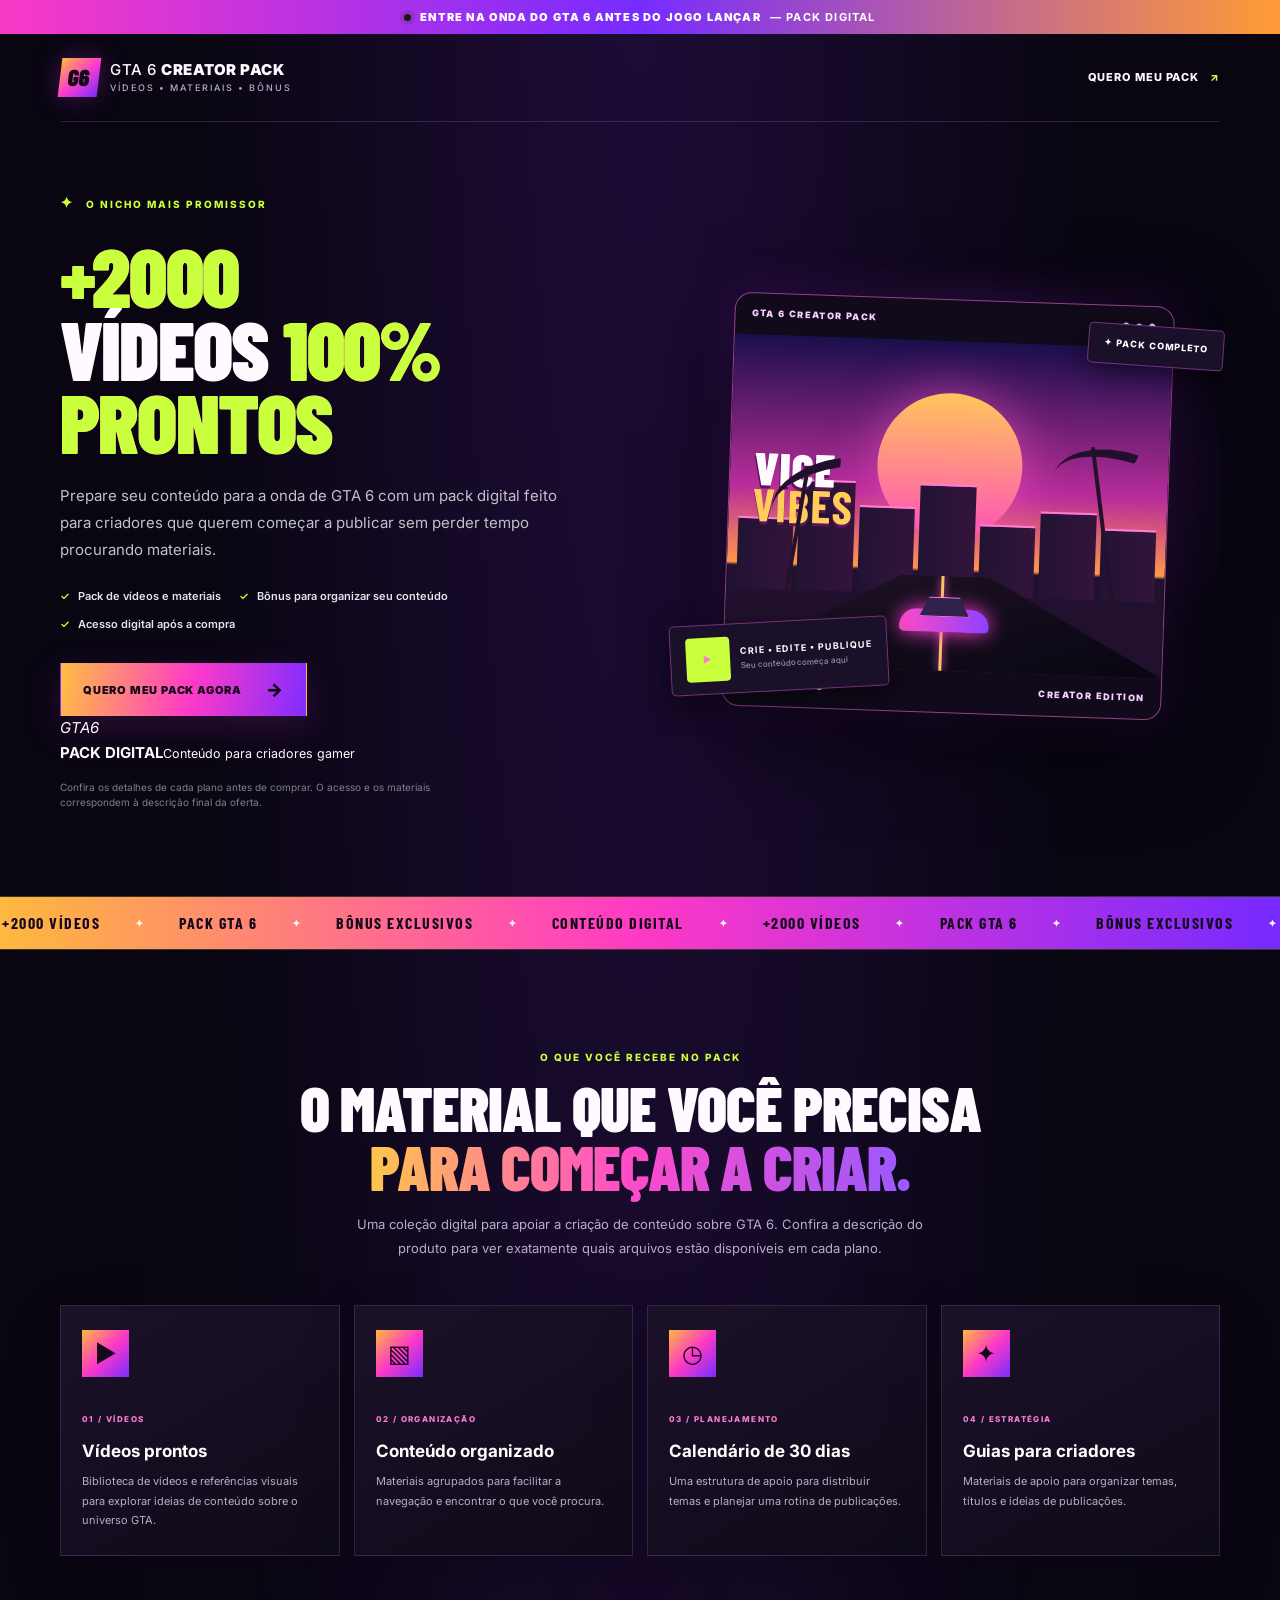
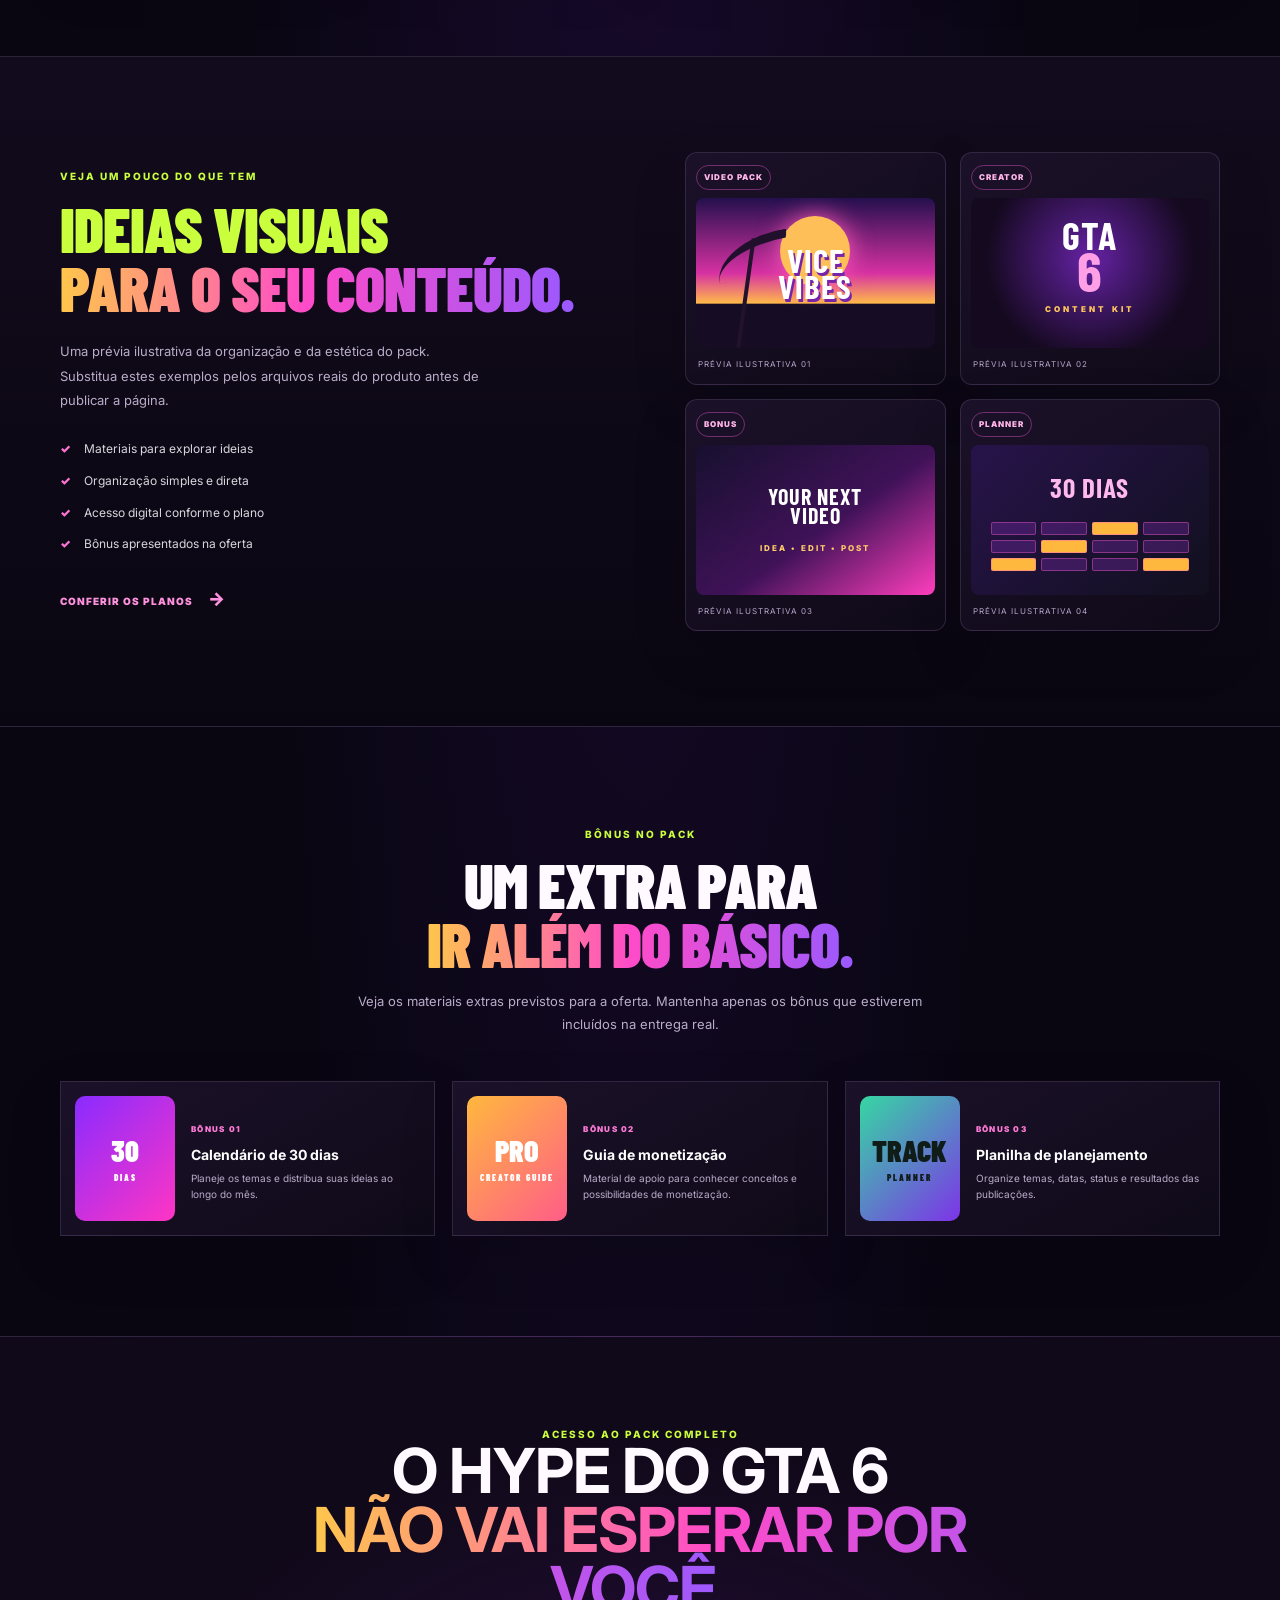
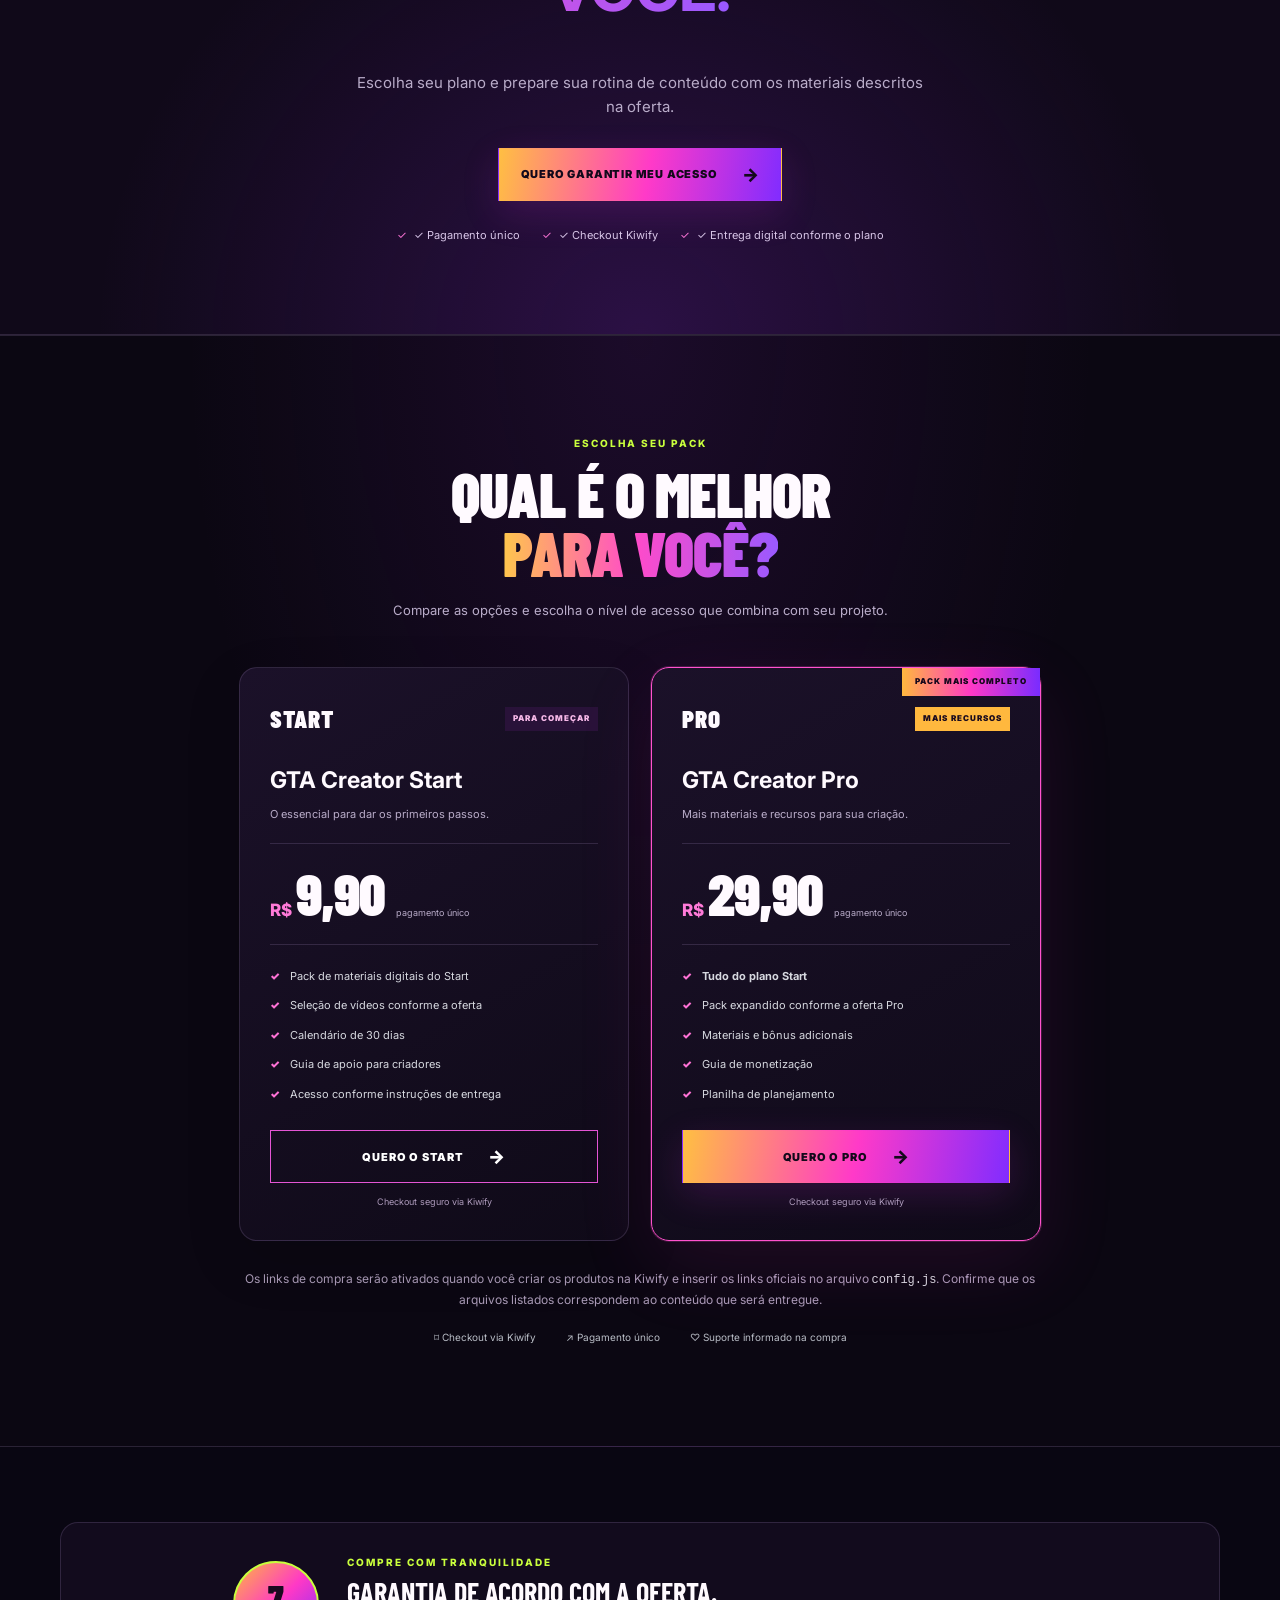
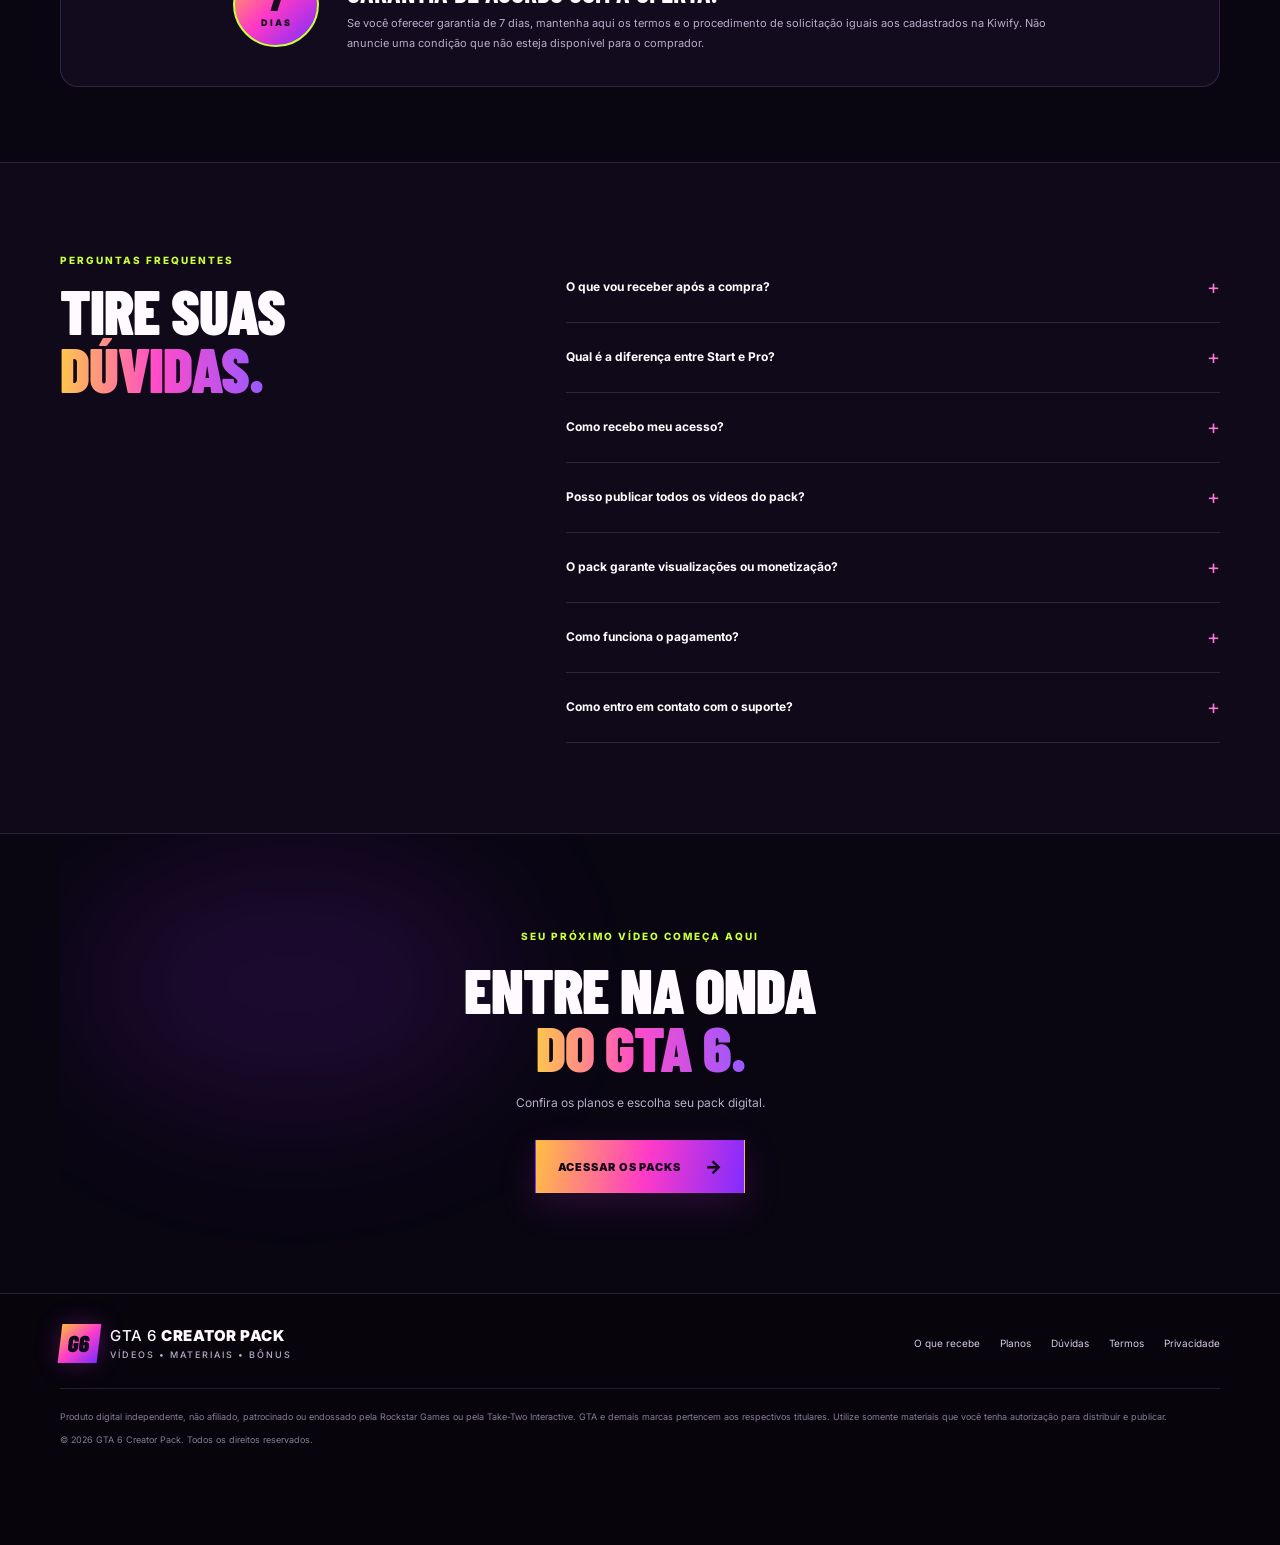
<file: GTA6_VERCEL_CORRIGIDO/index.html>
<!doctype html>
<html lang="pt-BR">
<head>
  <meta charset="utf-8"><meta name="viewport" content="width=device-width, initial-scale=1"><meta name="theme-color" content="#090612">
  <meta name="description" content="Pack digital de materiais para criadores de conteúdo sobre GTA 6. Confira os planos e o conteúdo incluído.">
  <title>GTA 6 Creator Pack — Vídeos, bônus e materiais digitais</title>
  <link rel="preconnect" href="https://fonts.googleapis.com"><link rel="preconnect" href="https://fonts.gstatic.com" crossorigin>
  <link href="https://fonts.googleapis.com/css2?family=Barlow+Condensed:wght@600;700;800;900&family=Inter:wght@400;500;600;700;800;900&display=swap" rel="stylesheet">
  <link rel="stylesheet" href="styles.css"><script src="config.js" defer></script><script src="script.js" defer></script>
</head>
<body>
  <div class="announcement"><span class="pulse"></span> ENTRE NA ONDA DO GTA 6 ANTES DO JOGO LANÇAR <b>— PACK DIGITAL</b></div>
  <header class="site-header wrap"><a class="brand" href="#top"><span class="brand-mark">G6</span><span>GTA 6 <b>CREATOR PACK</b><small>VÍDEOS • MATERIAIS • BÔNUS</small></span></a><a class="header-cta" href="#oferta">QUERO MEU PACK <span>↗</span></a></header>
  <main id="top">
    <section class="hero wrap"><div class="hero-copy"><div class="eyebrow"><span>✦</span> O NICHO MAIS PROMISSOR</div><h1><span class="gradient-text">+2000</span><br>VÍDEOS <span class="gradient-text">100% PRONTOS</span></h1><p class="hero-lead">Prepare seu conteúdo para a onda de GTA 6 com um pack digital feito para criadores que querem começar a publicar sem perder tempo procurando materiais.</p><div class="hero-points"><span><i>✓</i> Pack de vídeos e materiais</span><span><i>✓</i> Bônus para organizar seu conteúdo</span><span><i>✓</i> Acesso digital após a compra</span></div><a class="btn btn-primary" href="#oferta">QUERO MEU PACK AGORA <span>→</span></a><div class="social-proof"><div class="avatars"><i>G</i><i>T</i><i>A</i><i>6</i></div><span><b>PACK DIGITAL</b><small>Conteúdo para criadores gamer</small></span></div><p class="micro-note">Confira os detalhes de cada plano antes de comprar. O acesso e os materiais correspondem à descrição final da oferta.</p></div>
      <div class="hero-art"><div class="art-grid"></div><div class="sun-glow"></div><div class="neon-orb"></div><div class="city-card"><div class="city-top"><span>GTA 6 CREATOR PACK</span><span>● ● ●</span></div><div class="city-scene"><div class="palm palm-a"></div><div class="palm palm-b"></div><div class="city-sun"></div><div class="city-buildings"><i></i><i></i><i></i><i></i><i></i><i></i><i></i></div><div class="city-road"></div><div class="city-car"></div><div class="scene-title">VICE<br><b>VIBES</b></div></div><div class="city-bottom"><span>+2000 VÍDEOS</span><span>CREATOR EDITION</span></div></div><div class="float-tag tag-top">✦ PACK COMPLETO</div><div class="float-tag tag-bottom"><span class="play-symbol">▶</span><span><b>CRIE • EDITE • PUBLIQUE</b><small>Seu conteúdo começa aqui</small></span></div></div></section>
    <div class="ticker"><div class="ticker-track"><span>+2000 VÍDEOS</span><b>✦</b><span>PACK GTA 6</span><b>✦</b><span>BÔNUS EXCLUSIVOS</span><b>✦</b><span>CONTEÚDO DIGITAL</span><b>✦</b><span>+2000 VÍDEOS</span><b>✦</b><span>PACK GTA 6</span><b>✦</b><span>BÔNUS EXCLUSIVOS</span><b>✦</b></div></div>
    <section class="section wrap" id="recebe"><div class="section-heading"><div class="eyebrow">O QUE VOCÊ RECEBE NO PACK</div><h2>O MATERIAL QUE VOCÊ PRECISA<br><span>PARA COMEÇAR A CRIAR.</span></h2><p>Uma coleção digital para apoiar a criação de conteúdo sobre GTA 6. Confira a descrição do produto para ver exatamente quais arquivos estão disponíveis em cada plano.</p></div><div class="feature-grid"><article class="feature-card"><div class="feature-icon">▶</div><span class="card-index">01 / VÍDEOS</span><h3>Vídeos prontos</h3><p>Biblioteca de vídeos e referências visuais para explorar ideias de conteúdo sobre o universo GTA.</p></article><article class="feature-card"><div class="feature-icon">▧</div><span class="card-index">02 / ORGANIZAÇÃO</span><h3>Conteúdo organizado</h3><p>Materiais agrupados para facilitar a navegação e encontrar o que você procura.</p></article><article class="feature-card"><div class="feature-icon">◷</div><span class="card-index">03 / PLANEJAMENTO</span><h3>Calendário de 30 dias</h3><p>Uma estrutura de apoio para distribuir temas e planejar uma rotina de publicações.</p></article><article class="feature-card"><div class="feature-icon">✦</div><span class="card-index">04 / ESTRATÉGIA</span><h3>Guias para criadores</h3><p>Materiais de apoio para organizar temas, títulos e ideias de publicações.</p></article></div></section>
    <section class="showcase-section"><div class="wrap showcase"><div class="showcase-copy"><div class="eyebrow">VEJA UM POUCO DO QUE TEM</div><h2>IDEIAS VISUAIS<br><span>PARA O SEU CONTEÚDO.</span></h2><p>Uma prévia ilustrativa da organização e da estética do pack. Substitua estes exemplos pelos arquivos reais do produto antes de publicar a página.</p><ul class="check-list"><li><span>✓</span> Materiais para explorar ideias</li><li><span>✓</span> Organização simples e direta</li><li><span>✓</span> Acesso digital conforme o plano</li><li><span>✓</span> Bônus apresentados na oferta</li></ul><a href="#oferta" class="text-link">CONFERIR OS PLANOS <span>→</span></a></div><div class="gallery-grid"><div class="preview-card preview-one"><span class="preview-chip">VIDEO PACK</span><div class="preview-art sunset-art"><i class="sun"></i><i class="palm"></i><b>VICE<br>VIBES</b></div><small>PRÉVIA ILUSTRATIVA 01</small></div><div class="preview-card preview-two"><span class="preview-chip">CREATOR</span><div class="preview-art neon-art"><b>GTA<br><span>6</span></b><i>CONTENT KIT</i></div><small>PRÉVIA ILUSTRATIVA 02</small></div><div class="preview-card preview-three"><span class="preview-chip">BONUS</span><div class="preview-art city-art"><b>YOUR NEXT<br>VIDEO</b><span>IDEA • EDIT • POST</span></div><small>PRÉVIA ILUSTRATIVA 03</small></div><div class="preview-card preview-four"><span class="preview-chip">PLANNER</span><div class="preview-art planner-art"><b>30 DIAS</b><div class="mini-calendar"><i></i><i></i><i></i><i></i><i></i><i></i><i></i><i></i><i></i><i></i><i></i><i></i></div></div><small>PRÉVIA ILUSTRATIVA 04</small></div></div></div></section>
    <section class="section wrap bonus-section"><div class="section-heading"><div class="eyebrow">BÔNUS NO PACK</div><h2>UM EXTRA PARA<br><span>IR ALÉM DO BÁSICO.</span></h2><p>Veja os materiais extras previstos para a oferta. Mantenha apenas os bônus que estiverem incluídos na entrega real.</p></div><div class="bonus-grid"><div class="bonus-card"><div class="bonus-art art-purple"><span>30</span><small>DIAS</small></div><div><span class="bonus-label">BÔNUS 01</span><h3>Calendário de 30 dias</h3><p>Planeje os temas e distribua suas ideias ao longo do mês.</p></div></div><div class="bonus-card"><div class="bonus-art art-orange"><span>PRO</span><small>CREATOR GUIDE</small></div><div><span class="bonus-label">BÔNUS 02</span><h3>Guia de monetização</h3><p>Material de apoio para conhecer conceitos e possibilidades de monetização.</p></div></div><div class="bonus-card"><div class="bonus-art art-green"><span>TRACK</span><small>PLANNER</small></div><div><span class="bonus-label">BÔNUS 03</span><h3>Planilha de planejamento</h3><p>Organize temas, datas, status e resultados das publicações.</p></div></div></div></section>
    <section class="access-section"><div class="wrap access-content"><div class="eyebrow">ACESSO AO PACK COMPLETO</div><h2>O HYPE DO GTA 6<br><span>NÃO VAI ESPERAR POR VOCÊ.</span></h2><p>Escolha seu plano e prepare sua rotina de conteúdo com os materiais descritos na oferta.</p><a class="btn btn-primary" href="#oferta">QUERO GARANTIR MEU ACESSO <span>→</span></a><div class="access-points"><span>✓ Pagamento único</span><span>✓ Checkout Kiwify</span><span>✓ Entrega digital conforme o plano</span></div></div></section>
    <section class="offer-section" id="oferta"><div class="wrap"><div class="section-heading offer-heading"><div class="eyebrow">ESCOLHA SEU PACK</div><h2>QUAL É O MELHOR<br><span>PARA VOCÊ?</span></h2><p>Compare as opções e escolha o nível de acesso que combina com seu projeto.</p></div><div class="plans"><article class="plan-card"><div class="plan-top"><span class="plan-name">START</span><span class="plan-pill">PARA COMEÇAR</span></div><h3>GTA Creator Start</h3><p class="plan-description">O essencial para dar os primeiros passos.</p><div class="price"><small>R$</small><strong data-price="basic">9,90</strong><span>pagamento único</span></div><ul><li>Pack de materiais digitais do Start</li><li>Seleção de vídeos conforme a oferta</li><li>Calendário de 30 dias</li><li>Guia de apoio para criadores</li><li>Acesso conforme instruções de entrega</li></ul><a class="btn btn-outline checkout-link" data-plan="basic" href="#oferta">QUERO O START <span>→</span></a><div class="plan-foot">Checkout seguro via Kiwify</div></article><article class="plan-card plan-featured"><div class="popular-ribbon">PACK MAIS COMPLETO</div><div class="plan-top"><span class="plan-name">PRO</span><span class="plan-pill gold">MAIS RECURSOS</span></div><h3>GTA Creator Pro</h3><p class="plan-description">Mais materiais e recursos para sua criação.</p><div class="price"><small>R$</small><strong data-price="pro">29,90</strong><span>pagamento único</span></div><ul><li><b>Tudo do plano Start</b></li><li>Pack expandido conforme a oferta Pro</li><li>Materiais e bônus adicionais</li><li>Guia de monetização</li><li>Planilha de planejamento</li></ul><a class="btn btn-primary checkout-link" data-plan="pro" href="#oferta">QUERO O PRO <span>→</span></a><div class="plan-foot">Checkout seguro via Kiwify</div></article></div><p class="offer-disclaimer">Os links de compra serão ativados quando você criar os produtos na Kiwify e inserir os links oficiais no arquivo <code>config.js</code>. Confirme que os arquivos listados correspondem ao conteúdo que será entregue.</p><div class="trust-row"><span>⌑ Checkout via Kiwify</span><span>↗ Pagamento único</span><span>♡ Suporte informado na compra</span></div></div></section>
    <section class="guarantee wrap"><div class="guarantee-seal">7<small>DIAS</small></div><div><div class="eyebrow">COMPRE COM TRANQUILIDADE</div><h2>GARANTIA DE ACORDO COM A OFERTA.</h2><p>Se você oferecer garantia de 7 dias, mantenha aqui os termos e o procedimento de solicitação iguais aos cadastrados na Kiwify. Não anuncie uma condição que não esteja disponível para o comprador.</p></div></section>
    <section class="faq-section" id="faq"><div class="wrap faq-wrap"><div class="section-heading"><div class="eyebrow">PERGUNTAS FREQUENTES</div><h2>TIRE SUAS <span>DÚVIDAS.</span></h2></div><div class="faq-list"><details><summary>O que vou receber após a compra?<span>+</span></summary><p>Você receberá os materiais digitais listados na descrição do plano comprado, seguindo as instruções de entrega informadas no checkout.</p></details><details><summary>Qual é a diferença entre Start e Pro?<span>+</span></summary><p>O Start é a opção de entrada. O Pro inclui os itens do Start e os materiais adicionais descritos na oferta Pro.</p></details><details><summary>Como recebo meu acesso?<span>+</span></summary><p>O acesso será fornecido conforme o método configurado no produto da Kiwify. Leia as instruções que aparecem após a confirmação do pagamento.</p></details><details><summary>Posso publicar todos os vídeos do pack?<span>+</span></summary><p>Confira os direitos de uso e as condições de cada arquivo antes de publicar. A compra do pack não transfere automaticamente direitos de terceiros.</p></details><details><summary>O pack garante visualizações ou monetização?<span>+</span></summary><p>Não. O desempenho depende de diversos fatores, como originalidade, qualidade, consistência, público e regras de cada plataforma. Não há garantia de resultados financeiros.</p></details><details><summary>Como funciona o pagamento?<span>+</span></summary><p>O botão de compra levará ao checkout oficial da Kiwify assim que os links dos produtos forem configurados.</p></details><details><summary>Como entro em contato com o suporte?<span>+</span></summary><p>O canal de suporte deve ser informado na página de compra e nos materiais de entrega do produto.</p></details></div></div></section>
    <section class="final-cta wrap"><div class="final-glow"></div><div class="eyebrow">SEU PRÓXIMO VÍDEO COMEÇA AQUI</div><h2>ENTRE NA ONDA<br><span>DO GTA 6.</span></h2><p>Confira os planos e escolha seu pack digital.</p><a class="btn btn-primary" href="#oferta">ACESSAR OS PACKS <span>→</span></a></section>
  </main>
  <footer class="site-footer"><div class="wrap footer-main"><a class="brand" href="#top"><span class="brand-mark">G6</span><span>GTA 6 <b>CREATOR PACK</b><small>VÍDEOS • MATERIAIS • BÔNUS</small></span></a><div class="footer-links"><a href="#recebe">O que recebe</a><a href="#oferta">Planos</a><a href="#faq">Dúvidas</a><a href="termos.html">Termos</a><a href="privacidade.html">Privacidade</a></div></div><div class="wrap footer-legal"><p>Produto digital independente, não afiliado, patrocinado ou endossado pela Rockstar Games ou pela Take-Two Interactive. GTA e demais marcas pertencem aos respectivos titulares. Utilize somente materiais que você tenha autorização para distribuir e publicar.</p><p>© <span id="year"></span> GTA 6 Creator Pack. Todos os direitos reservados.</p></div></footer>
  <div class="mobile-buy"><span><small>START A PARTIR DE</small><b>R$ 9,90</b></span><a href="#oferta" class="btn btn-primary">VER OFERTAS →</a></div>
</body></html>
</file>
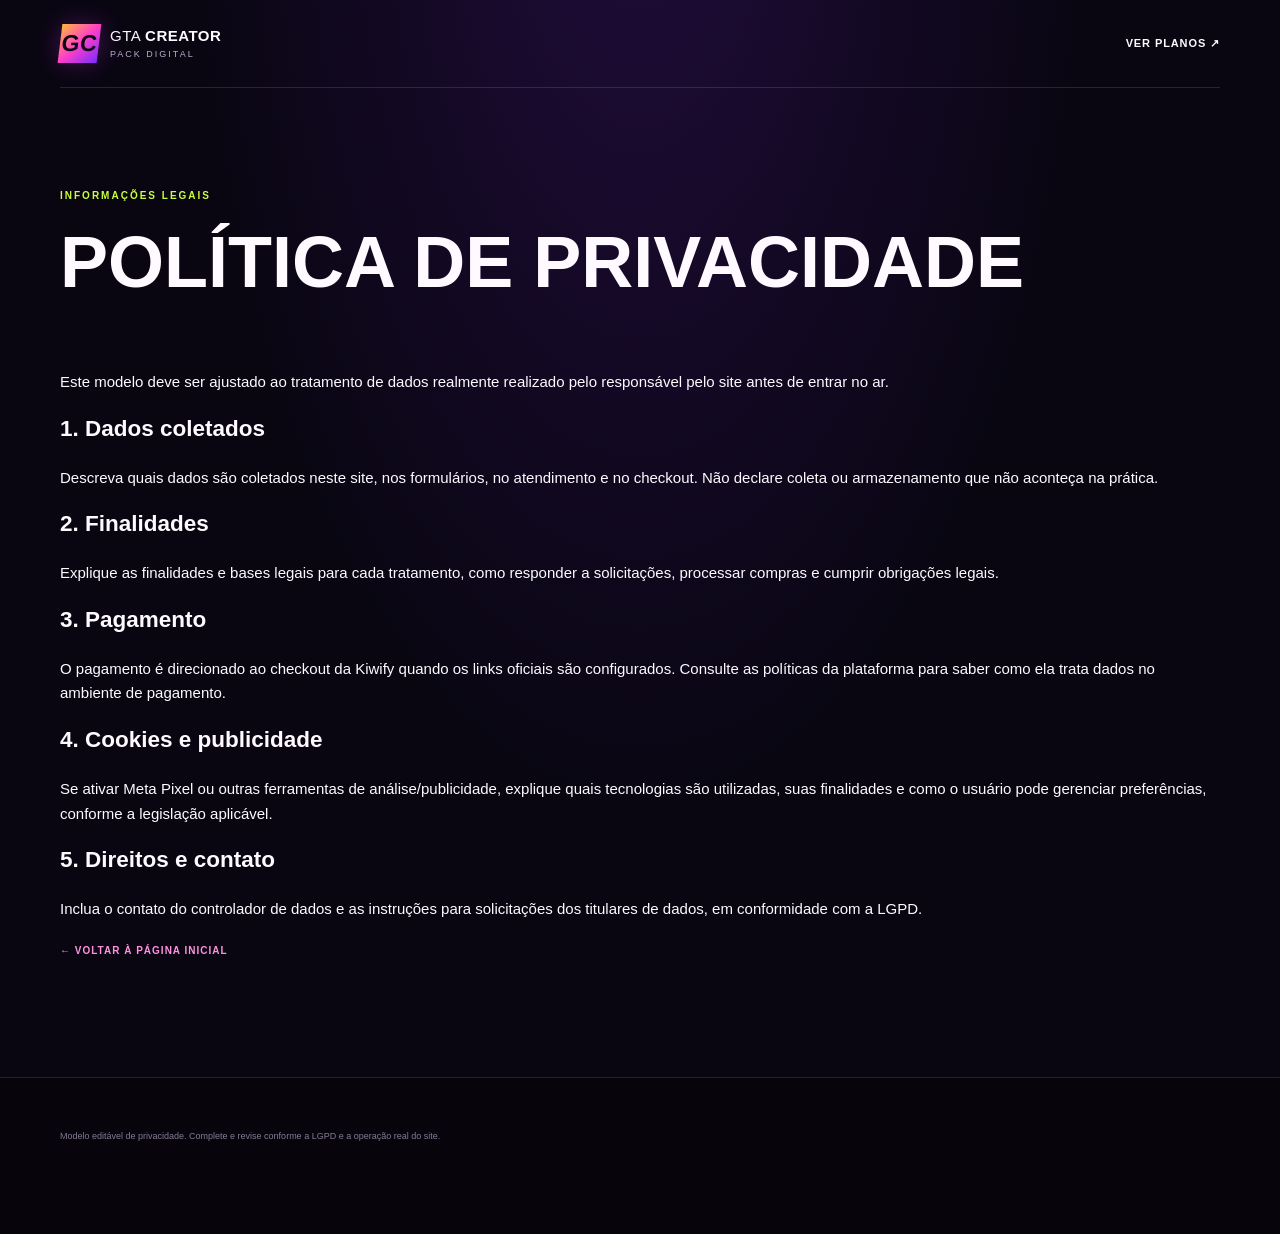
<file: GTA6_VERCEL_CORRIGIDO/privacidade.html>
<!doctype html><html lang="pt-BR"><head><meta charset="utf-8"><meta name="viewport" content="width=device-width,initial-scale=1"><meta name="theme-color" content="#08090d"><title>Privacidade — GTA Creator Pack</title><link rel="stylesheet" href="styles.css"></head><body><header class="site-header wrap"><a class="brand" href="index.html"><span class="brand-mark">GC</span><span>GTA <b>CREATOR</b><small>PACK DIGITAL</small></span></a><a class="header-cta" href="index.html#oferta">VER PLANOS ↗</a></header><main class="wrap section"><div class="eyebrow">INFORMAÇÕES LEGAIS</div><h1 style="font-size:clamp(42px,7vw,72px)">POLÍTICA DE PRIVACIDADE</h1><p>Este modelo deve ser ajustado ao tratamento de dados realmente realizado pelo responsável pelo site antes de entrar no ar.</p><h2>1. Dados coletados</h2><p>Descreva quais dados são coletados neste site, nos formulários, no atendimento e no checkout. Não declare coleta ou armazenamento que não aconteça na prática.</p><h2>2. Finalidades</h2><p>Explique as finalidades e bases legais para cada tratamento, como responder a solicitações, processar compras e cumprir obrigações legais.</p><h2>3. Pagamento</h2><p>O pagamento é direcionado ao checkout da Kiwify quando os links oficiais são configurados. Consulte as políticas da plataforma para saber como ela trata dados no ambiente de pagamento.</p><h2>4. Cookies e publicidade</h2><p>Se ativar Meta Pixel ou outras ferramentas de análise/publicidade, explique quais tecnologias são utilizadas, suas finalidades e como o usuário pode gerenciar preferências, conforme a legislação aplicável.</p><h2>5. Direitos e contato</h2><p>Inclua o contato do controlador de dados e as instruções para solicitações dos titulares de dados, em conformidade com a LGPD.</p><p><a class="text-link" href="index.html">← VOLTAR À PÁGINA INICIAL</a></p></main><footer class="site-footer"><div class="wrap footer-legal">Modelo editável de privacidade. Complete e revise conforme a LGPD e a operação real do site.</div></footer></body></html>
</file>
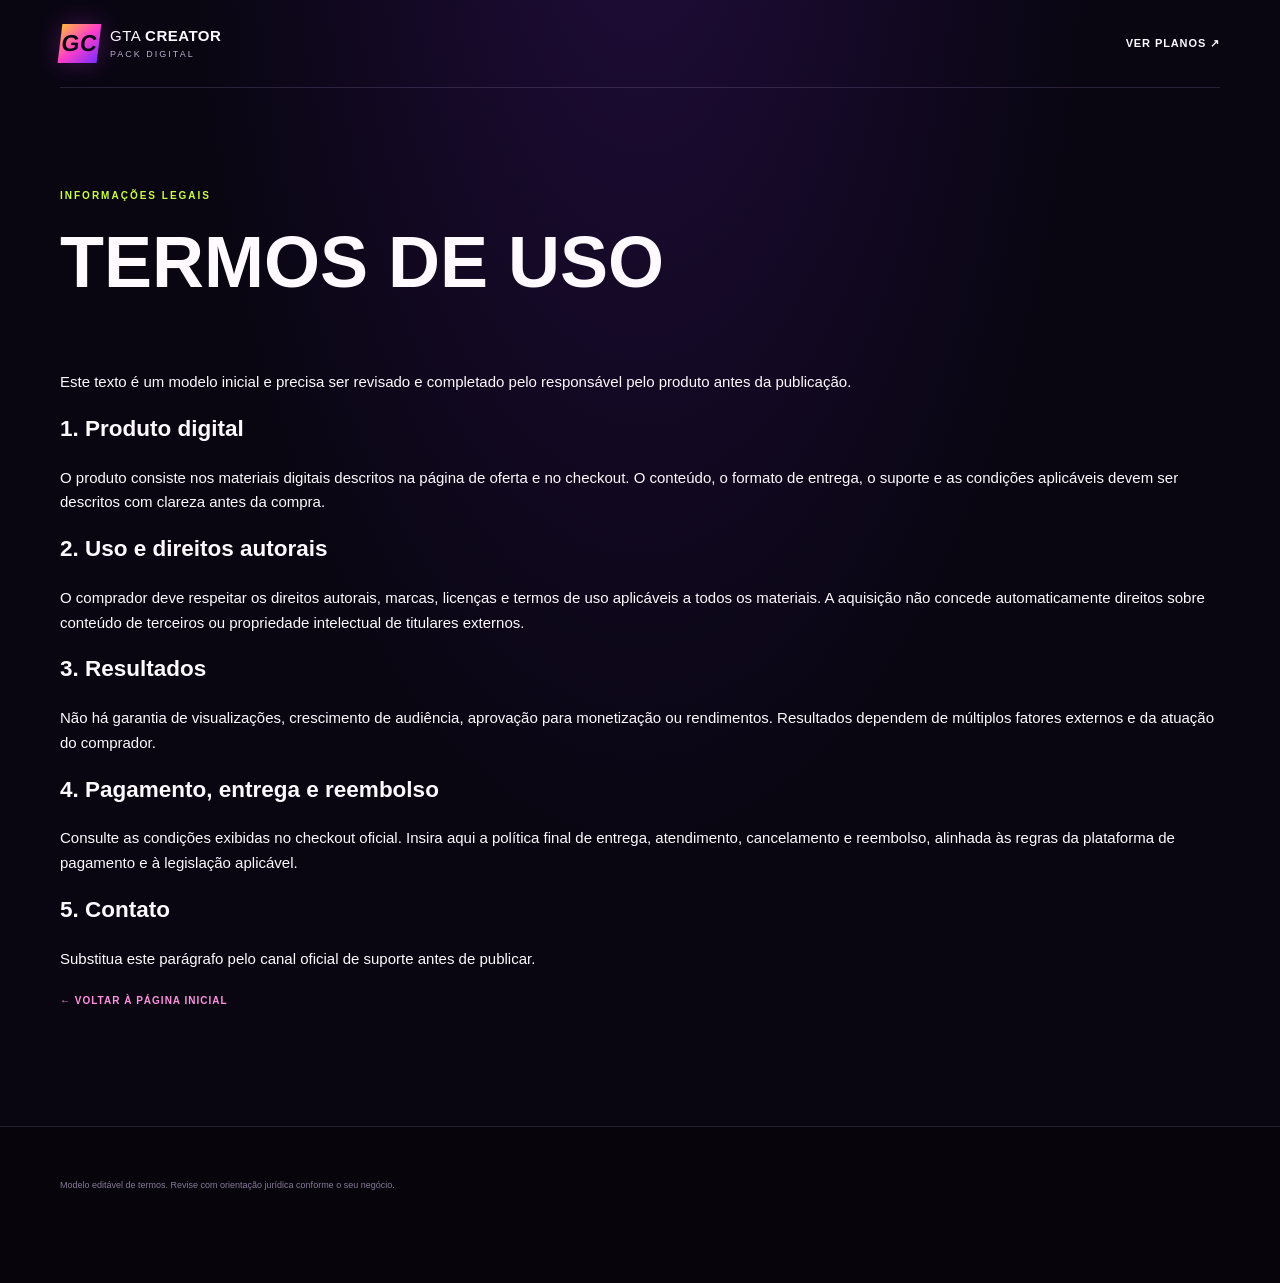
<file: GTA6_VERCEL_CORRIGIDO/termos.html>
<!doctype html><html lang="pt-BR"><head><meta charset="utf-8"><meta name="viewport" content="width=device-width,initial-scale=1"><meta name="theme-color" content="#08090d"><title>Termos de uso — GTA Creator Pack</title><link rel="stylesheet" href="styles.css"></head><body><header class="site-header wrap"><a class="brand" href="index.html"><span class="brand-mark">GC</span><span>GTA <b>CREATOR</b><small>PACK DIGITAL</small></span></a><a class="header-cta" href="index.html#oferta">VER PLANOS ↗</a></header><main class="wrap section"><div class="eyebrow">INFORMAÇÕES LEGAIS</div><h1 style="font-size:clamp(42px,7vw,72px)">TERMOS DE USO</h1><p>Este texto é um modelo inicial e precisa ser revisado e completado pelo responsável pelo produto antes da publicação.</p><h2>1. Produto digital</h2><p>O produto consiste nos materiais digitais descritos na página de oferta e no checkout. O conteúdo, o formato de entrega, o suporte e as condições aplicáveis devem ser descritos com clareza antes da compra.</p><h2>2. Uso e direitos autorais</h2><p>O comprador deve respeitar os direitos autorais, marcas, licenças e termos de uso aplicáveis a todos os materiais. A aquisição não concede automaticamente direitos sobre conteúdo de terceiros ou propriedade intelectual de titulares externos.</p><h2>3. Resultados</h2><p>Não há garantia de visualizações, crescimento de audiência, aprovação para monetização ou rendimentos. Resultados dependem de múltiplos fatores externos e da atuação do comprador.</p><h2>4. Pagamento, entrega e reembolso</h2><p>Consulte as condições exibidas no checkout oficial. Insira aqui a política final de entrega, atendimento, cancelamento e reembolso, alinhada às regras da plataforma de pagamento e à legislação aplicável.</p><h2>5. Contato</h2><p>Substitua este parágrafo pelo canal oficial de suporte antes de publicar.</p><p><a class="text-link" href="index.html">← VOLTAR À PÁGINA INICIAL</a></p></main><footer class="site-footer"><div class="wrap footer-legal">Modelo editável de termos. Revise com orientação jurídica conforme o seu negócio.</div></footer></body></html>
</file>
<file: GTA6_VERCEL_CORRIGIDO/styles.css>
:root{--bg:#08090d;--panel:#101218;--panel2:#151821;--text:#f5f6f8;--muted:#a6a9b4;--line:rgba(255,255,255,.1);--lime:#c9ff3d;--orange:#ff7b42;--purple:#8b5cf6;--font:'Inter',Arial,sans-serif;--display:'Barlow Condensed',Impact,sans-serif}*{box-sizing:border-box}html{scroll-behavior:smooth;scroll-padding-top:88px}body{margin:0;background:var(--bg);color:var(--text);font-family:var(--font);font-size:15px;line-height:1.65;overflow-x:hidden}a{color:inherit;text-decoration:none}.wrap{width:min(1160px,calc(100% - 44px));margin-inline:auto}.announcement{min-height:34px;display:flex;align-items:center;justify-content:center;gap:9px;padding:7px 15px;background:var(--lime);color:#10120a;font-size:10px;font-weight:800;letter-spacing:1.3px;text-align:center}.pulse{width:7px;height:7px;background:#171b0b;border-radius:50%;box-shadow:0 0 0 4px #171b0b1c}.announcement-sep{opacity:.5}.site-header{height:88px;display:flex;align-items:center;justify-content:space-between;border-bottom:1px solid var(--line)}.brand{display:flex;align-items:center;gap:11px;font-size:15px;letter-spacing:.5px;font-weight:500;line-height:1.15}.brand b{font-weight:900}.brand small{display:block;color:var(--muted);font-size:9px;letter-spacing:2px;margin-top:5px}.brand-mark{display:grid;place-items:center;width:39px;height:39px;background:var(--lime);color:#0b0d08;font-family:var(--display);font-size:23px;font-weight:900;transform:skew(-7deg)}.header-cta{font-size:11px;font-weight:800;letter-spacing:.9px}.header-cta span{color:var(--lime);margin-left:8px}.hero{min-height:620px;display:grid;grid-template-columns:1.03fr .97fr;align-items:center;gap:38px;padding-top:52px;padding-bottom:72px}.eyebrow{color:var(--lime);font-size:10px;font-weight:800;letter-spacing:2px;line-height:1.5}.eyebrow span{font-size:15px;margin-right:7px}h1,h2,h3,p{margin-top:0}.hero h1{font-family:var(--display);font-size:clamp(56px,7.2vw,91px);font-weight:900;line-height:.88;letter-spacing:-1.5px;margin:24px 0 24px}.hero h1 span,.section-heading h2 span,.showcase h2,.final-cta h2 span,.faq-section h2 span{color:var(--lime)}.hero-lead{color:#c0c2ca;max-width:505px;font-size:15px;line-height:1.8}.hero-points{display:flex;flex-wrap:wrap;gap:10px 18px;margin:24px 0 30px;color:#e4e5e9;font-size:11px;font-weight:600}.hero-points i{font-style:normal;color:var(--lime);margin-right:5px}.btn{min-height:53px;padding:0 22px;display:inline-flex;align-items:center;justify-content:center;gap:24px;font-size:11px;font-weight:900;letter-spacing:.8px;border:1px solid transparent;transition:transform .2s,background .2s,border .2s;cursor:pointer}.btn:hover{transform:translateY(-2px)}.btn span{font-size:18px}.btn-primary{background:var(--lime);color:#0b0d07;box-shadow:0 8px 35px #c9ff3d17}.btn-primary:hover{background:#d9ff7a}.btn-outline{border-color:#454853;color:var(--text)}.btn-outline:hover{border-color:var(--lime)}.micro-note{max-width:440px;color:#7d818c;font-size:10px;margin-top:14px;line-height:1.5}.hero-art{height:445px;position:relative;isolation:isolate;display:grid;place-items:center}.art-grid{position:absolute;inset:10px 0;background-image:linear-gradient(#ffffff0a 1px,transparent 1px),linear-gradient(90deg,#ffffff0a 1px,transparent 1px);background-size:34px 34px;mask-image:radial-gradient(ellipse,black,transparent 72%);z-index:-2}.sun-glow{position:absolute;width:280px;height:280px;background:#b7fb2b1a;filter:blur(65px);border-radius:50%;z-index:-1}.art-ring{position:absolute;border:1px solid #c9ff3d38;border-radius:50%;transform:rotate(-24deg)}.ring-one{width:410px;height:230px}.ring-two{width:480px;height:290px;transform:rotate(28deg);border-color:#ff7b4230}.game-panel{width:min(100%,420px);background:#11141b;border:1px solid #454a55;border-radius:12px;padding:10px;box-shadow:0 30px 100px #000b;transform:rotate(-3deg)}.panel-top,.panel-bottom{display:flex;justify-content:space-between;align-items:center;padding:9px 7px;color:#8e94a1;font-size:8px;letter-spacing:1px}.window-dots{color:var(--lime);letter-spacing:2px}.panel-scene{height:280px;position:relative;overflow:hidden;background:linear-gradient(160deg,#ef855e 0%,#b94e78 28%,#5a3d7d 53%,#15233c 100%)}.panel-scene:after{content:"";position:absolute;inset:0;background:linear-gradient(0deg,#070910 0%,transparent 55%),linear-gradient(90deg,#0709105c,transparent 80%)}.scene-sun{position:absolute;width:105px;height:105px;border-radius:50%;background:#ffc66d;top:35px;right:55px;box-shadow:0 0 70px #ffbb6c66}.scene-skyline{position:absolute;bottom:74px;left:0;right:0;height:115px;display:flex;align-items:end;gap:7px;padding:0 18px}.scene-skyline i{display:block;flex:1;background:linear-gradient(#343e5d,#131927);height:65%;clip-path:polygon(0 8%,65% 8%,65% 0,100% 0,100% 100%,0 100%)}.scene-skyline i:nth-child(2n){height:90%}.scene-skyline i:nth-child(3n){height:48%}.scene-road{position:absolute;bottom:-10px;left:15%;width:75%;height:110px;background:linear-gradient(180deg,#222333,#090a11);clip-path:polygon(35% 0,65% 0,100% 100%,0 100%)}.scene-road:after{content:"";position:absolute;left:49%;height:100%;width:3px;background:#d3d0a2;transform:perspective(60px) rotateX(18deg)}.scene-car{position:absolute;bottom:46px;left:40%;width:95px;height:30px;background:#d6e75d;z-index:2;clip-path:polygon(16% 24%,32% 0,70% 0,89% 27%,100% 40%,95% 88%,7% 88%,0 55%);filter:drop-shadow(0 0 14px #c9ff3d99)}.scene-car b{position:absolute;top:4px;left:29px;width:38px;height:10px;background:#202536;clip-path:polygon(15% 0,85% 0,100% 100%,0 100%)}.scene-car i{position:absolute;bottom:0;left:13px;width:15px;height:8px;background:#08090d;border-radius:50%}.scene-caption{position:absolute;left:20px;bottom:22px;z-index:3;font-family:var(--display);font-size:26px;line-height:.88;letter-spacing:1px}.scene-caption strong{color:var(--lime);font-size:33px}.panel-bottom span{font-size:7px}.panel-bottom b{color:var(--lime);margin-right:5px}.float-tag{position:absolute;display:flex;align-items:center;gap:10px;background:#151821eF;border:1px solid #414653;border-radius:5px;padding:12px 15px;box-shadow:0 12px 35px #0006;font-size:9px;font-weight:800;letter-spacing:1px}.tag-top{right:-4px;top:46px;transform:rotate(4deg)}.tag-top span{color:var(--lime);font-size:16px}.tag-bottom{bottom:30px;left:-5px;transform:rotate(-3deg)}.tag-icon{display:grid;place-items:center;background:var(--lime);color:#0b0d07;width:32px;height:32px;border-radius:3px}.tag-bottom small{display:block;color:#8f94a0;font-size:8px;letter-spacing:0;font-weight:500}.ticker{overflow:hidden;border-block:1px solid #343b22;background:#11150b;color:var(--lime);padding:13px 0}.ticker-track{display:flex;align-items:center;justify-content:space-around;gap:30px;min-width:850px;font-family:var(--display);font-size:16px;font-weight:700;letter-spacing:1.5px}.ticker-track b{font-size:10px;color:var(--orange)}.section{padding-top:105px;padding-bottom:105px}.section-heading{text-align:center;max-width:720px;margin:0 auto 45px}.section-heading h2,.showcase h2,.final-cta h2,.faq-section h2{font-family:var(--display);font-size:clamp(38px,5vw,59px);font-weight:900;line-height:.98;letter-spacing:-.5px;margin:13px 0 17px}.section-heading p{color:var(--muted);font-size:13px;max-width:610px;margin:0 auto;line-height:1.8}.feature-grid{display:grid;grid-template-columns:repeat(4,1fr);gap:14px}.feature-card{background:linear-gradient(145deg,#141720,#0d0f14);border:1px solid var(--line);padding:24px 21px;min-height:245px;transition:transform .2s,border-color .2s}.feature-card:hover{transform:translateY(-4px);border-color:#c9ff3d55}.feature-icon{display:grid;place-items:center;width:47px;height:47px;background:#c9ff3d14;color:var(--lime);font-size:24px;margin-bottom:28px}.card-index{font-size:8px;letter-spacing:1.4px;color:#858a96;font-weight:800}.feature-card h3{font-size:17px;line-height:1.3;margin:10px 0}.feature-card p{font-size:11px;line-height:1.8;color:var(--muted);margin:0}.showcase-section{background:#101219;border-block:1px solid var(--line);overflow:hidden}.showcase{display:grid;grid-template-columns:1fr 1fr;align-items:center;gap:90px;padding-top:100px;padding-bottom:100px}.showcase h2{font-size:clamp(44px,5vw,65px);margin:15px 0 22px}.showcase-copy>p{font-size:13px;color:var(--muted);line-height:1.9;max-width:430px}.check-list{list-style:none;padding:0;margin:26px 0 30px;display:grid;gap:12px;font-size:12px;color:#d6d7dc}.check-list span{color:var(--lime);font-weight:900;margin-right:10px}.text-link{font-size:10px;font-weight:900;letter-spacing:1px;color:var(--lime)}.text-link span{font-size:18px;margin-left:12px}.content-stack{height:350px;position:relative;display:grid;place-items:center}.stack-card{position:absolute;width:78%;min-height:190px;border:1px solid #4c5260;border-radius:8px;background:#1a1e28;padding:20px;box-shadow:0 25px 50px #0005}.stack-back{top:15px;left:5%;transform:rotate(-10deg);background:#24202e;color:#aaa1c7;font-size:9px;letter-spacing:2px}.fake-lines{display:grid;gap:10px;margin-top:30px}.fake-lines i{height:7px;border-radius:8px;background:#484253;width:85%}.fake-lines i:nth-child(2){width:60%}.fake-lines i:nth-child(3){width:72%}.stack-mid{top:52px;right:2%;transform:rotate(6deg);background:#e7e7e2;color:#171923;width:78%;padding:18px 22px}.stack-label{font-size:9px;font-weight:900;letter-spacing:1.4px;margin-bottom:15px}.calendar-grid{display:grid;grid-template-columns:repeat(5,1fr);gap:6px;text-align:center}.calendar-grid b{font-size:7px;color:#7e8190}.calendar-grid i{font-style:normal;background:#d2d3d0;padding:7px 0;font-size:10px}.calendar-grid i.active{background:#c9ff3d;color:#111}.stack-front{bottom:15px;left:0;width:84%;min-height:80px;display:flex;align-items:center;gap:14px;background:#12151d;transform:rotate(-3deg);padding:15px}.play-symbol{display:grid;place-items:center;background:var(--lime);color:#111;width:44px;height:44px;border-radius:4px}.stack-front small{display:block;color:#9298a4;font-size:8px;letter-spacing:1px}.stack-front b{font-size:12px}.arrow-round{margin-left:auto;border:1px solid #4b515d;border-radius:50%;width:32px;height:32px;display:grid;place-items:center;color:var(--lime)}.bonus-section{padding-top:100px;padding-bottom:105px}.bonus-grid{display:grid;grid-template-columns:repeat(3,1fr);gap:17px}.bonus-card{border:1px solid var(--line);background:#101219;padding:14px;display:grid;grid-template-columns:100px 1fr;gap:16px;align-items:center}.bonus-art{height:125px;display:flex;flex-direction:column;align-items:center;justify-content:center;font-family:var(--display);font-weight:900;line-height:1}.bonus-art span{font-size:30px}.bonus-art small{font-size:9px;letter-spacing:2px;margin-top:8px}.art-purple{background:linear-gradient(135deg,#4c2e89,#b77aff);color:#fff}.art-orange{background:linear-gradient(135deg,#7d392a,#ffb25c);color:#fff}.art-green{background:linear-gradient(135deg,#234a43,#b5e68b);color:#101c18}.bonus-label{font-size:8px;color:var(--lime);font-weight:900;letter-spacing:1.3px}.bonus-card h3{font-size:14px;line-height:1.3;margin:6px 0}.bonus-card p{font-size:10px;color:var(--muted);line-height:1.65;margin:0}.offer-section{background:radial-gradient(ellipse at 50% 0%,#b3ee2912,transparent 45%),#0d0f14;border-block:1px solid var(--line);padding:100px 0}.offer-heading{margin-bottom:48px}.plans{display:grid;grid-template-columns:repeat(2,minmax(0,390px));justify-content:center;align-items:stretch;gap:22px}.plan-card{position:relative;background:#13161e;border:1px solid #343944;padding:30px;display:flex;flex-direction:column}.plan-featured{border-color:var(--lime);box-shadow:0 0 0 1px #c9ff3d12,0 25px 70px #0005}.popular-ribbon{position:absolute;right:0;top:0;background:var(--lime);color:#111;padding:7px 13px;font-size:8px;font-weight:900;letter-spacing:1px}.plan-top{display:flex;align-items:center;justify-content:space-between;margin-bottom:22px}.plan-name{font-family:var(--display);font-size:25px;font-weight:900;letter-spacing:1px}.plan-pill{font-size:8px;letter-spacing:1px;font-weight:900;padding:5px 8px;background:#292d37;color:#bfc3ce}.plan-pill.gold{background:#c9ff3d1c;color:var(--lime)}.plan-card h3{font-size:23px;margin:0 0 5px}.plan-description{color:var(--muted);font-size:11px;margin-bottom:20px}.price{display:flex;align-items:baseline;gap:4px;padding:20px 0;border-block:1px solid var(--line)}.price small{font-size:17px;font-weight:800}.price strong{font-family:var(--display);font-size:53px;line-height:1;font-weight:900;letter-spacing:-1px}.price span{font-size:9px;color:var(--muted);margin-left:7px}.plan-card ul{list-style:none;padding:0;margin:23px 0 28px;display:grid;gap:13px;flex:1}.plan-card li{font-size:11px;color:#d6d8df;line-height:1.5}.plan-card li:before{content:'✓';color:var(--lime);font-weight:900;margin-right:10px}.plan-card .btn{width:100%}.plan-foot{text-align:center;font-size:9px;color:#7f8490;margin-top:12px}.offer-disclaimer{max-width:810px;text-align:center;color:#8d929d;font-size:10px;line-height:1.8;margin:28px auto 20px}.offer-disclaimer code{color:#d7d9df}.trust-row{display:flex;justify-content:center;flex-wrap:wrap;gap:12px 30px;color:#b9bdc6;font-size:10px}.guarantee{display:flex;align-items:center;justify-content:center;gap:28px;padding-top:65px;padding-bottom:65px;border-bottom:1px solid var(--line)}.guarantee-seal{flex:0 0 86px;height:86px;border:2px solid var(--lime);border-radius:50%;display:flex;align-items:center;justify-content:center;flex-direction:column;color:var(--lime);font-family:var(--display);font-size:36px;font-weight:900;line-height:.8}.guarantee-seal small{font-family:var(--font);font-size:9px;letter-spacing:2px;margin-top:7px}.guarantee h2{font-family:var(--display);font-size:28px;line-height:1;margin:8px 0}.guarantee p{font-size:11px;color:var(--muted);max-width:700px;margin:0;line-height:1.8}.faq-section{padding:100px 0;background:#0d0f14}.faq-wrap{display:grid;grid-template-columns:.8fr 1.2fr;gap:70px}.faq-section .section-heading{text-align:left;margin:0}.faq-section h2{font-size:48px}.faq-list details{border-bottom:1px solid #343843;padding:18px 0}.faq-list summary{cursor:pointer;display:flex;justify-content:space-between;gap:20px;align-items:center;font-size:12px;font-weight:700;list-style:none}.faq-list summary::-webkit-details-marker{display:none}.faq-list summary span{color:var(--lime);font-size:20px;font-weight:400;transition:transform .2s}.faq-list details[open] summary span{transform:rotate(45deg)}.faq-list details p{font-size:11px;color:var(--muted);line-height:1.8;margin:13px 25px 2px 0}.final-cta{position:relative;text-align:center;padding-top:95px;padding-bottom:100px;overflow:hidden}.final-glow{position:absolute;width:420px;height:220px;top:45px;left:50%;transform:translateX(-50%);background:#c9ff3d0d;filter:blur(65px);pointer-events:none}.final-cta>*:not(.final-glow){position:relative}.final-cta h2{font-size:clamp(42px,5.7vw,66px);margin:16px 0}.final-cta p{color:var(--muted);font-size:12px;margin:0 auto 27px}.site-footer{background:#050609;border-top:1px solid var(--line);padding:30px 0 90px}.footer-main{display:flex;align-items:center;justify-content:space-between;padding-bottom:25px;border-bottom:1px solid var(--line)}.footer-links{display:flex;gap:20px;flex-wrap:wrap;font-size:10px;color:#a8acb6}.footer-links a:hover{color:var(--lime)}.footer-legal{padding-top:20px;color:#727783;font-size:9px;line-height:1.8}.footer-legal p{margin:0 0 7px}.mobile-buy{display:none}
@media(max-width:900px){.hero{gap:15px;min-height:570px}.hero h1{font-size:clamp(55px,8vw,74px)}.hero-art{height:380px}.game-panel{width:100%}.panel-scene{height:245px}.feature-grid{grid-template-columns:repeat(2,1fr)}.showcase{gap:35px}.bonus-card{grid-template-columns:80px 1fr;gap:12px}.bonus-art{height:115px}.faq-wrap{gap:35px}.faq-section h2{font-size:42px}}
@media(max-width:650px){body{font-size:14px}.wrap{width:min(100% - 32px,500px)}.announcement{font-size:8px;letter-spacing:.8px;min-height:31px;gap:6px}.site-header{height:70px}.brand{font-size:13px}.brand-mark{width:34px;height:34px;font-size:20px}.header-cta{font-size:9px}.hero{grid-template-columns:1fr;padding-top:52px;padding-bottom:45px;gap:28px}.hero h1{font-size:clamp(59px,15vw,82px);margin:20px 0}.hero-lead{font-size:13px}.hero-points{gap:10px 14px;font-size:10px}.hero .btn{width:100%}.hero-art{height:340px;width:100%;max-width:420px;margin:0 auto}.game-panel{width:88%}.panel-scene{height:220px}.scene-caption{font-size:22px}.scene-caption strong{font-size:28px}.tag-top{right:-1px;top:20px}.tag-bottom{left:-2px;bottom:8px}.float-tag{padding:9px 11px}.ticker-track{justify-content:flex-start;gap:24px;animation:marquee 24s linear infinite}.section{padding-top:72px;padding-bottom:72px}.section-heading{margin-bottom:30px}.section-heading h2,.showcase h2,.faq-section h2{font-size:42px}.section-heading p{font-size:11px}.feature-grid{gap:10px}.feature-card{padding:17px 14px;min-height:220px}.feature-icon{width:40px;height:40px;margin-bottom:20px}.feature-card h3{font-size:15px}.feature-card p{font-size:10px}.card-index{font-size:7px}.showcase{grid-template-columns:1fr;padding-top:70px;padding-bottom:70px;gap:25px}.showcase h2{font-size:49px}.showcase-copy>p{font-size:12px}.content-stack{height:300px;max-width:430px;width:100%;margin:0 auto}.stack-card{width:82%}.stack-mid{width:79%}.bonus-section{padding-top:72px;padding-bottom:72px}.bonus-grid{grid-template-columns:1fr;gap:11px}.bonus-card{grid-template-columns:92px 1fr;padding:11px}.bonus-art{height:105px}.offer-section{padding:72px 0}.plans{grid-template-columns:1fr;gap:17px;max-width:420px;margin:auto}.plan-card{padding:24px 20px}.plan-featured{order:-1}.price strong{font-size:50px}.offer-disclaimer{font-size:9px}.trust-row{font-size:9px;gap:9px 14px}.guarantee{align-items:flex-start;gap:18px;padding-top:45px;padding-bottom:45px}.guarantee-seal{flex-basis:67px;height:67px;font-size:29px}.guarantee-seal small{font-size:7px}.guarantee h2{font-size:24px}.guarantee p{font-size:10px}.faq-section{padding:72px 0}.faq-wrap{grid-template-columns:1fr;gap:20px}.faq-section h2{font-size:43px}.faq-list summary{font-size:11px}.final-cta{padding-top:75px;padding-bottom:80px}.final-cta h2{font-size:clamp(41px,11vw,57px)}.final-cta p{font-size:11px}.final-cta .btn{width:100%}.footer-main{align-items:flex-start;gap:22px;flex-direction:column}.footer-links{gap:13px 18px}.site-footer{padding-bottom:105px}.mobile-buy{position:fixed;z-index:20;bottom:0;left:0;right:0;display:flex;align-items:center;justify-content:space-between;gap:14px;padding:10px 16px calc(10px + env(safe-area-inset-bottom));background:#0c0e13f5;border-top:1px solid #343944;backdrop-filter:blur(12px)}.mobile-buy span small{display:block;font-size:8px;color:#9ea3ae;letter-spacing:1px}.mobile-buy span b{font-family:var(--display);font-size:22px;line-height:1.1}.mobile-buy .btn{min-height:43px;padding:0 15px;font-size:10px;gap:8px}}
@keyframes marquee{from{transform:translateX(0)}to{transform:translateX(-20%)}}
@media(prefers-reduced-motion:reduce){html{scroll-behavior:auto}*,*:before,*:after{animation-duration:.01ms!important;animation-iteration-count:1!important;transition-duration:.01ms!important}}
/* Ajustes da referência em vídeo: neon roxo, rosa e laranja, com prévias de conteúdo. */
:root{--bg:#090612;--panel:#130d20;--panel2:#1a102b;--line:rgba(218,190,255,.15);--pink:#ff39cb;--purple:#7b2cff;--orange:#ffb83e;--text:#fffaff;--muted:#b9acc9}
body{background:radial-gradient(ellipse at 50% -15%,rgba(102,31,181,.25),transparent 50%),var(--bg);color:var(--text)}
.announcement{background:linear-gradient(90deg,#fa39c6,#772cff,#ff9b35);color:#fff;text-align:center;font-size:11px;letter-spacing:1.2px;font-weight:900}.announcement b{color:#fff}
.brand-mark{background:linear-gradient(135deg,#ffb83e,#ff3fc8 50%,#7b2cff);color:#100719;box-shadow:0 0 24px #b52dcb55}
.btn-primary{background:linear-gradient(100deg,#ffbf42 0%,#ff3ac8 53%,#812cff 100%);color:#13091b;box-shadow:0 12px 36px #b026bd33}.btn-primary:hover{filter:brightness(1.12);transform:translateY(-2px)}
.hero{padding-top:70px;padding-bottom:76px}.hero h1{font-size:clamp(48px,6.5vw,84px);line-height:.88;letter-spacing:-1.8px}.gradient-text,.section-heading h2 span,.showcase-copy h2 span,.access-content h2 span,.final-cta h2 span{background:linear-gradient(90deg,#ffc64c,#ff4bc9 48%,#9a59ff);-webkit-background-clip:text;background-clip:text;color:transparent}
.hero-art{min-height:500px;background:radial-gradient(ellipse at 60% 45%,#7026bd55,transparent 55%)}.city-card{position:absolute;width:min(90%,440px);top:50%;left:50%;transform:translate(-50%,-50%) rotate(2deg);border:1px solid #ff70dd8c;border-radius:17px;background:#100a1a;box-shadow:0 25px 90px #000a,0 0 50px #b02aff33;overflow:hidden}.city-top,.city-bottom{display:flex;justify-content:space-between;padding:13px 16px;font-size:9px;font-weight:900;letter-spacing:1.4px;color:#f6cfff}.city-scene{height:330px;position:relative;overflow:hidden;background:linear-gradient(180deg,#1a0f4c,#b92d9a 46%,#ff984a 69%,#21112e 70%)}.city-sun{position:absolute;width:145px;height:145px;border-radius:50%;top:52px;left:calc(50% - 72px);background:linear-gradient(#ffc55b,#ff51b8);box-shadow:0 0 50px #ff5acb88}.city-buildings{position:absolute;bottom:76px;left:0;right:0;height:130px;display:flex;align-items:flex-end;gap:5px;padding:0 10px}.city-buildings i{flex:1;background:linear-gradient(90deg,#211333,#34143b);height:55%;border-top:2px solid #ff7bd8}.city-buildings i:nth-child(2n){height:85%}.city-buildings i:nth-child(3n){height:67%}.city-road{position:absolute;bottom:0;left:0;right:0;height:95px;background:linear-gradient(160deg,#211426,#080611);clip-path:polygon(40% 0,60% 0,100% 100%,0 100%)}.city-road:after{content:"";position:absolute;left:49%;height:100%;width:3px;background:#ffc15c;box-shadow:0 0 9px #ff5dd5}.city-car{position:absolute;bottom:39px;left:calc(50% - 45px);width:90px;height:23px;background:linear-gradient(90deg,#ff4bc8,#8d41ff);border-radius:25px 25px 7px 7px;box-shadow:0 0 20px #ff40d4}.city-car:before{content:"";position:absolute;left:20px;top:-12px;width:48px;height:18px;background:#32204d;clip-path:polygon(20% 0,80% 0,100% 100%,0 100%);border:1px solid #ff8be2}.scene-title{position:absolute;top:115px;left:24px;font:900 46px/.78 'Barlow Condensed',sans-serif;letter-spacing:1px;text-shadow:0 3px 0 #5d145b}.scene-title b{color:#ffcd58}.palm{position:absolute;z-index:2;width:4px;height:140px;background:#22122b;bottom:60px;left:15%;transform:rotate(8deg)}.palm:before{content:"";position:absolute;top:-4px;left:-34px;width:75px;height:34px;border-radius:100% 0; border-top:9px solid #21102c;transform:rotate(-18deg)}.palm-b{left:auto;right:14%;height:170px;transform:rotate(-9deg)}.palm-b:before{transform:rotate(25deg)}.float-tag{background:#1a1029;border:1px solid #d95be477;color:#fff;box-shadow:0 8px 30px #0008}.tag-top{right:-4px;top:14%}.tag-bottom{left:-6px;bottom:13%}.play-symbol{color:#ff7ad8}
.ticker{background:linear-gradient(90deg,#ffb83e,#ff39c6,#762aff);color:#16071c}.ticker b{color:#fff}
.section{padding-top:100px;padding-bottom:100px}.section-heading h2,.showcase-copy h2,.access-content h2,.final-cta h2{font-size:clamp(38px,5vw,62px);line-height:.95;letter-spacing:-1px}.feature-card,.plan-card,.bonus-card,.preview-card{background:linear-gradient(150deg,#1b1129,#0f0a18);border:1px solid var(--line);box-shadow:0 20px 55px #0002}.feature-icon{background:linear-gradient(135deg,#ffb83e,#ff39c6,#782cff);color:#15071c}.feature-card h3,.bonus-card h3{color:#fff}.card-index,.bonus-label{color:#ff7ad8}.showcase-section{background:linear-gradient(180deg,#120b1d,#0a0611);border-top:1px solid var(--line);border-bottom:1px solid var(--line)}.showcase{padding-top:95px;padding-bottom:95px}.check-list li span{color:#ff72d6}.text-link{color:#ff91df}
.gallery-grid{display:grid;grid-template-columns:1fr 1fr;gap:14px;position:relative}.preview-card{padding:10px;border-radius:12px;min-width:0}.preview-chip{display:inline-block;font-size:8px;font-weight:900;letter-spacing:1px;color:#ffb5e9;padding:5px 7px;border:1px solid #f85bd966;border-radius:20px;margin-bottom:8px}.preview-art{height:150px;border-radius:8px;position:relative;overflow:hidden;display:flex;align-items:center;justify-content:center;text-align:center;font-family:'Barlow Condensed',sans-serif;font-weight:900;letter-spacing:1px}.preview-card small{display:block;color:#b6a6c9;font-size:8px;letter-spacing:1px;margin:10px 2px 2px}.sunset-art{background:linear-gradient(180deg,#24104d,#d631a2 50%,#ffb84b 70%,#160d24 71%)}.sunset-art .sun{position:absolute;top:18px;width:70px;height:70px;border-radius:50%;background:#ffbf58;box-shadow:0 0 24px #ff5cba}.sunset-art .palm{left:20%;height:110px;bottom:0}.sunset-art b{z-index:2;color:#fff;font-size:33px;line-height:.8;text-shadow:2px 3px #7724a9}.neon-art{background:radial-gradient(circle at 50% 40%,#6522a4,#14091e 70%);color:#fff;display:block;padding-top:24px;font-size:38px;line-height:.72}.neon-art span{color:#ff9fe6;font-size:56px}.neon-art i{display:block;font:900 8px Inter,sans-serif;letter-spacing:3px;margin-top:13px;color:#ffc65c}.city-art{background:linear-gradient(145deg,#17102f,#401258 55%,#ff3ebd);display:block;padding-top:42px;color:#fff;font-size:22px;line-height:.9}.city-art span{display:block;font:800 8px Inter,sans-serif;letter-spacing:2px;margin-top:17px;color:#ffcf67}.planner-art{display:block;padding:20px;background:linear-gradient(135deg,#27134a,#11101e);color:#ffb9ed}.planner-art>b{font-size:27px}.mini-calendar{display:grid;grid-template-columns:repeat(4,1fr);gap:5px;margin-top:13px}.mini-calendar i{height:13px;border:1px solid #ff5ed366;background:#9b36d344;border-radius:2px}.mini-calendar i:nth-child(3n){background:#ffb83e}
.bonus-art{border-radius:10px;background:linear-gradient(135deg,#8a2bff,#ff35c4)}.art-orange{background:linear-gradient(135deg,#ffb83e,#ff5d88)}.art-green{background:linear-gradient(135deg,#36d7a3,#7d34e8)}.access-section{padding:90px 20px;text-align:center;background:radial-gradient(ellipse at 50% 100%,#7623bb44,transparent 60%),#100919;border-block:1px solid var(--line)}.access-content{max-width:800px}.access-content p{max-width:580px;margin:20px auto 28px;color:var(--muted)}.access-points{display:flex;justify-content:center;gap:22px;flex-wrap:wrap;margin-top:25px;font-size:11px;color:#d8c6e8}.access-points span:before{content:'✓';color:#ff75d8;margin-right:7px}
.offer-section{background:radial-gradient(ellipse at 50% 0%,#5e1b8833,transparent 50%),#0b0712;padding:100px 0}.offer-heading{margin-bottom:45px}.plan-card{border-radius:18px}.plan-featured{border-color:#ff52ce;box-shadow:0 0 0 1px #ff52ce33,0 25px 80px #d42db31c}.plan-pill{background:#291239;color:#f7b9e9}.plan-pill.gold{background:#ffb83e;color:#1a0b1e}.price strong{font-family:'Barlow Condensed',sans-serif;font-size:58px;letter-spacing:-1px}.price small{color:#ff7ad8}.popular-ribbon{background:linear-gradient(90deg,#ffb83e,#ff39c6,#792cff);color:#16071c}.plan-card ul li:before{color:#ff72d6}.btn-outline{border:1px solid #e455d5;color:#fff}.plan-foot{color:#ad9abb}.offer-disclaimer{color:#aa9bb7;font-size:12px;line-height:1.6}.notice-pulse{animation:noticePulse .6s ease 2}@keyframes noticePulse{50%{color:#fff;background:#7b2cff33}}
.guarantee{border:1px solid var(--line);border-radius:18px;background:#120b1d;padding:32px;margin-top:75px;margin-bottom:75px}.guarantee-seal{background:linear-gradient(135deg,#ffb83e,#ff39c6,#7b2cff);color:#1a0920}.faq-section{background:#100919;border-block:1px solid var(--line);padding:90px 0}.faq-list details{border-bottom:1px solid var(--line)}.faq-list summary{color:#fff}.faq-list summary span{color:#ff75d8}.final-cta{position:relative;text-align:center;padding-top:95px;padding-bottom:100px;overflow:hidden}.final-cta p{color:var(--muted)}.final-glow{position:absolute;z-index:-1;left:20%;right:20%;top:25px;height:250px;background:#a52bff22;filter:blur(70px);border-radius:50%}.site-footer{background:#07040c;border-top:1px solid var(--line)}.footer-legal{color:#877b96}.footer-links a{color:#d7c7e5}.mobile-buy{background:#120b1d;border-top:1px solid #f05bd955}
@media(max-width:800px){.hero{padding-top:45px}.hero-art{min-height:420px}.city-scene{height:270px}.city-card{width:min(90%,390px)}.gallery-grid{max-width:520px;margin:10px auto 0}.section{padding-top:70px;padding-bottom:70px}.showcase{padding-top:70px;padding-bottom:70px}.access-section{padding:70px 18px}.offer-section{padding:70px 0}.guarantee{margin:45px 16px;padding:22px}.faq-section{padding:70px 0}}
@media(max-width:480px){.announcement{font-size:9px;letter-spacing:.5px;padding:9px 5px}.header-cta{font-size:9px;padding:10px}.hero h1{font-size:47px}.hero-art{min-height:355px}.city-card{width:92%}.city-scene{height:225px}.scene-title{font-size:35px}.city-sun{width:105px;height:105px;left:calc(50% - 52px);top:42px}.city-buildings{height:100px}.float-tag{font-size:9px;padding:9px}.gallery-grid{gap:9px}.preview-art{height:120px}.preview-card{padding:8px}.section-heading h2,.showcase-copy h2,.access-content h2,.final-cta h2{font-size:39px}.bonus-card{gap:14px}.bonus-art{width:95px;min-width:95px}.footer-main{align-items:flex-start;gap:18px}.footer-links{gap:12px}.mobile-buy{display:flex}}
</file>
